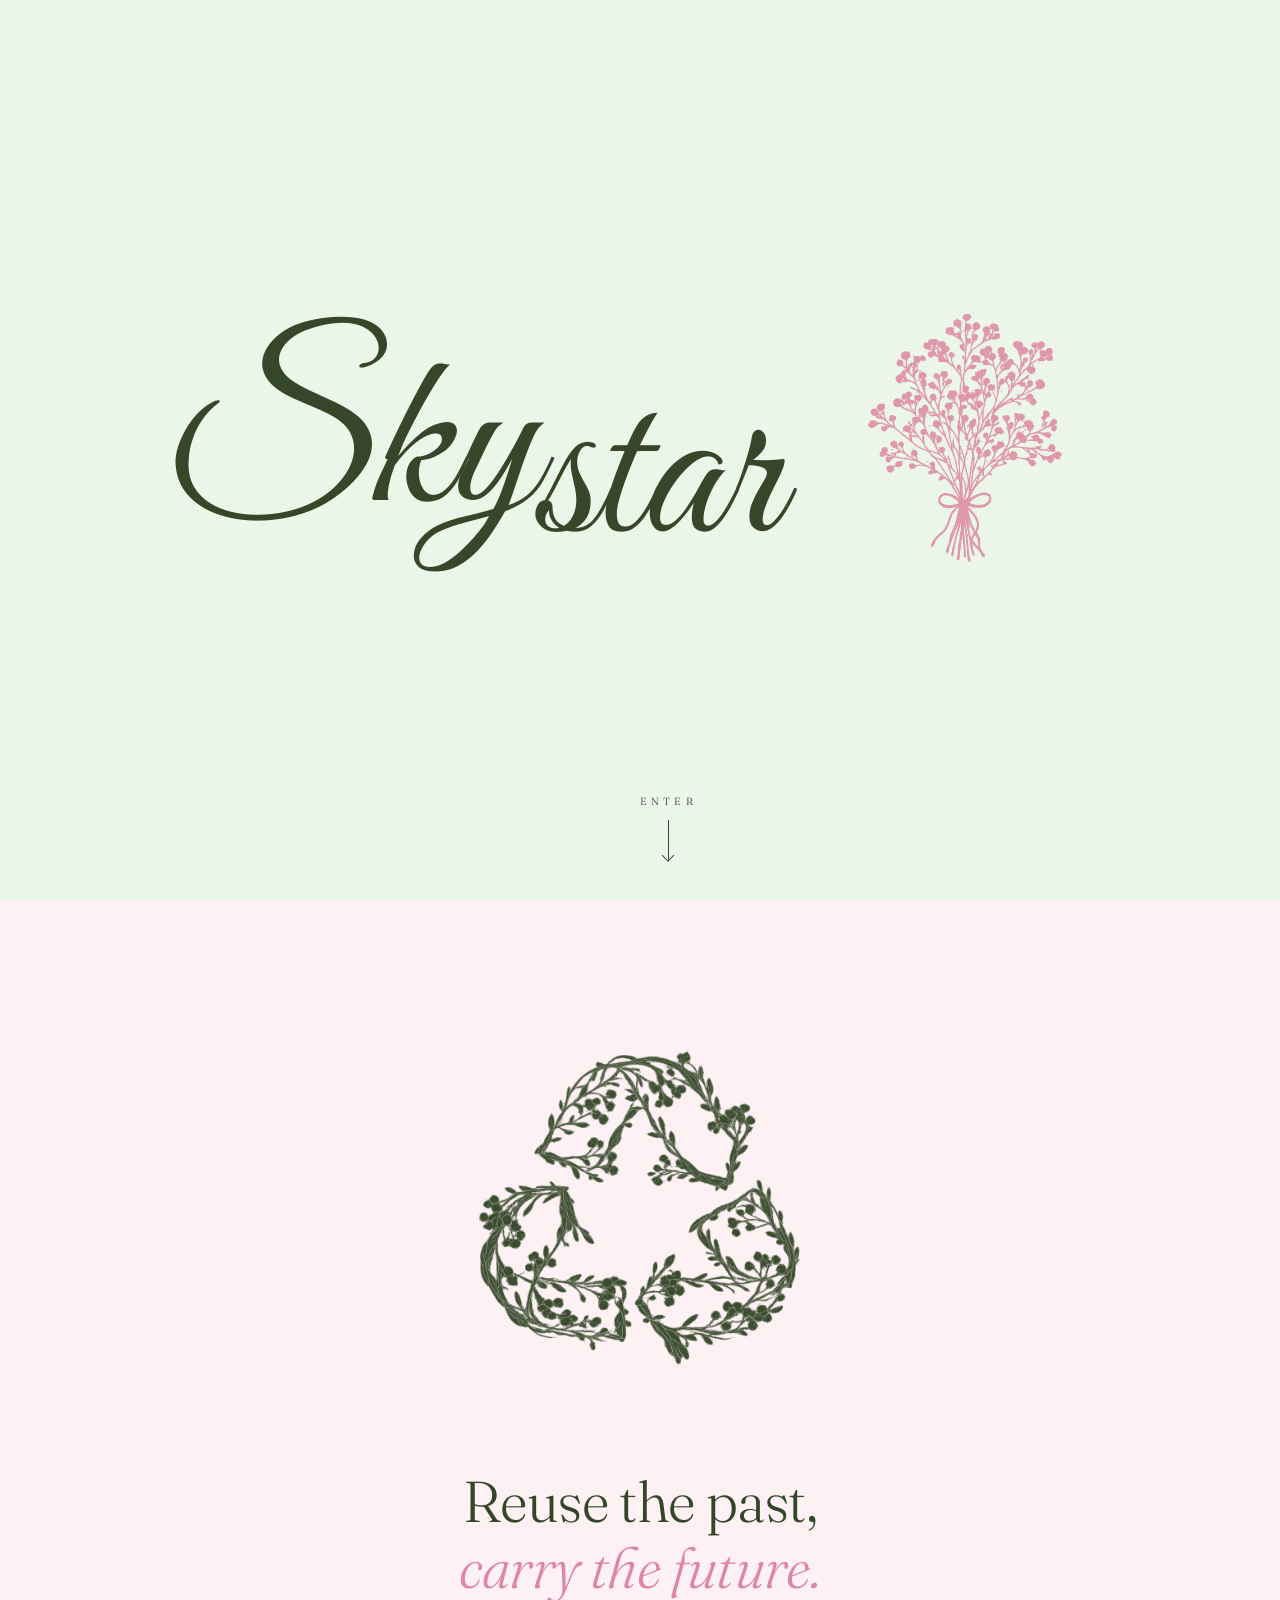
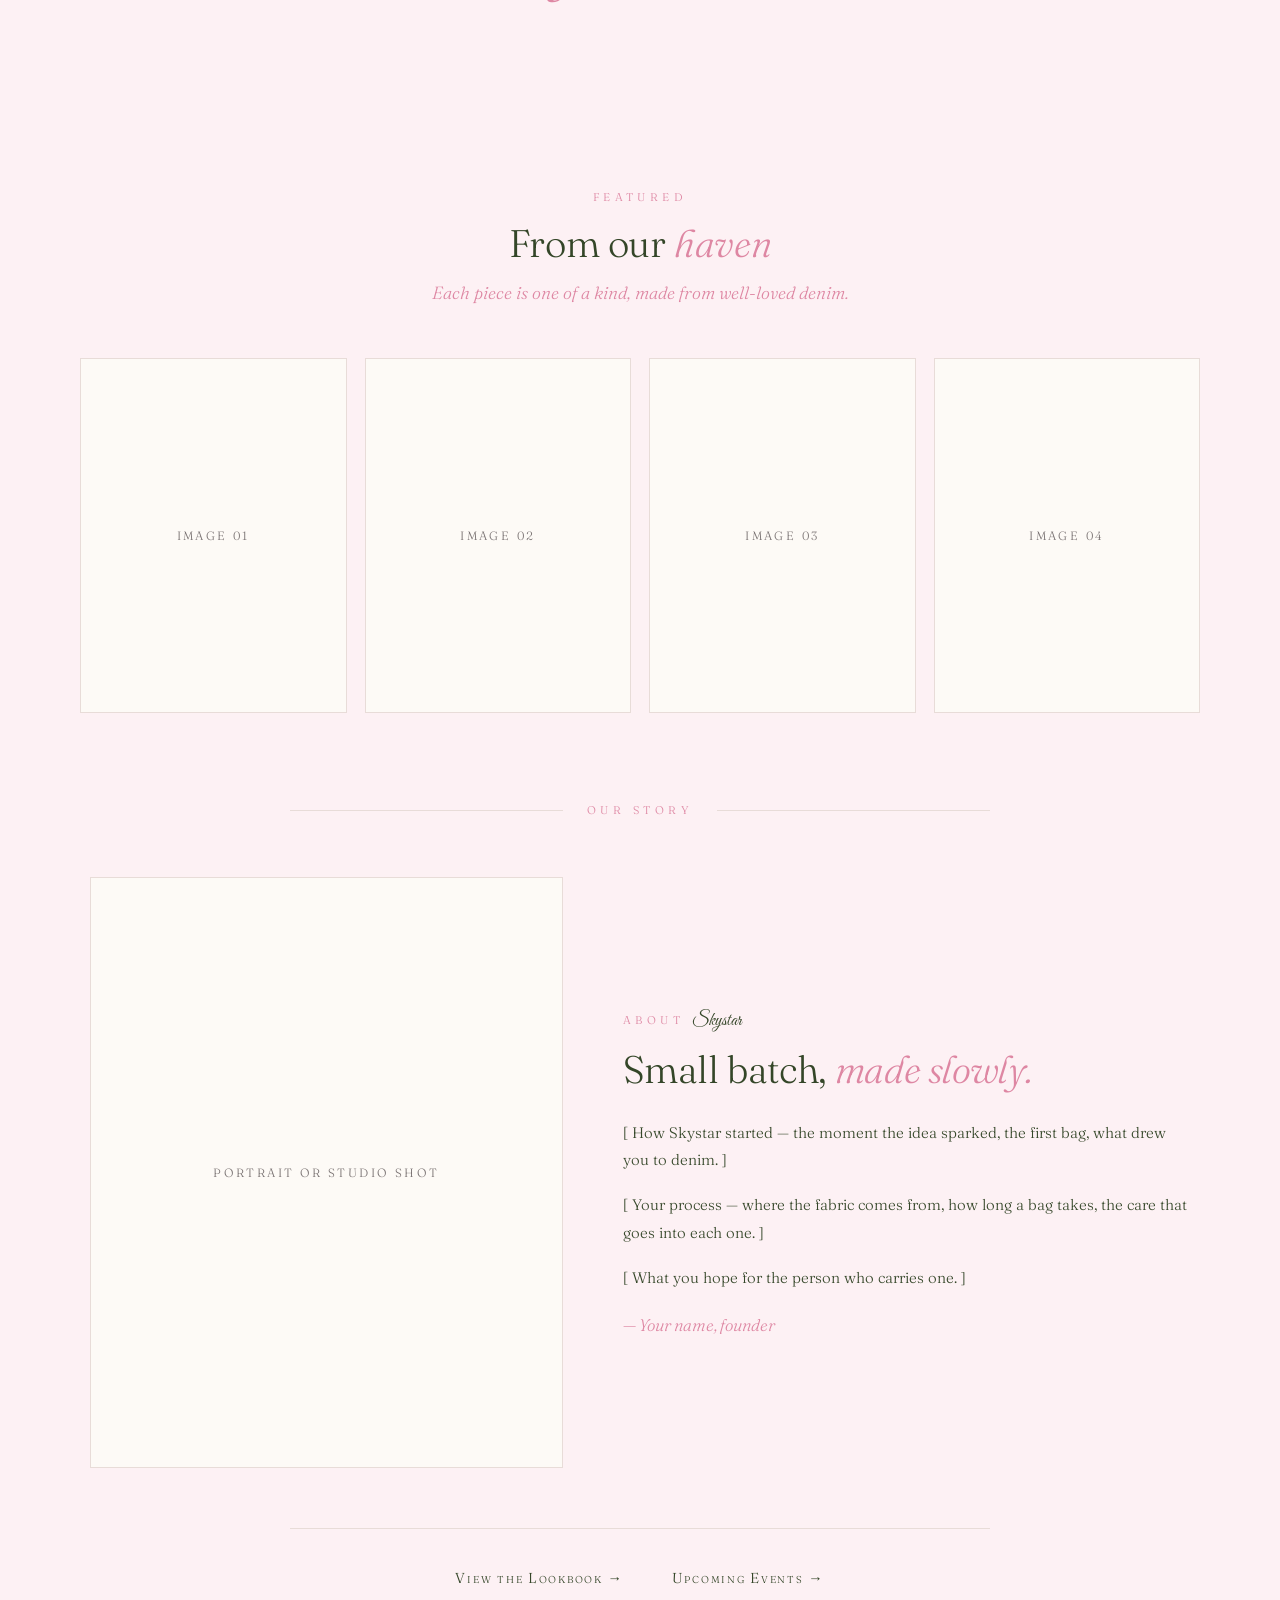
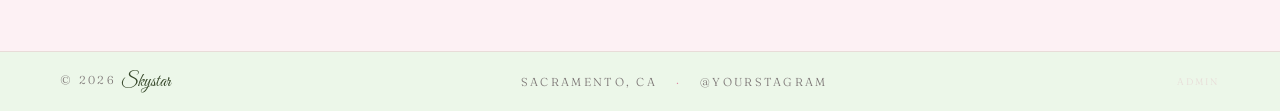
<file: index.html>
<!DOCTYPE html>
<html lang="en">
<head>
<meta charset="UTF-8">
<meta name="viewport" content="width=device-width, initial-scale=1.0">
<title>Skystar — Handmade</title>
<link rel="stylesheet" href="shared.css"> <!-- pulls in colors, fonts, header/footer styles -->
<style>
  /* smooth scrolling when clicking anchor links */
  html { scroll-behavior: smooth; }

  /* ── HEADER — fixed, transparent until brand arrives ── */
  header {
    position: fixed;
    top: 0; left: 0; right: 0;
    z-index: 100;
    background: transparent;
    border-bottom: 1px solid transparent;
    padding: 22px 40px;
    display: flex;
    justify-content: space-between;
    align-items: center;
    transition: background 0.5s ease, border-color 0.5s ease;
    pointer-events: none;
  }
  /* background bar fades in once brand is halfway to the corner */
  header.bg-in {
    background: var(--green-soft);
    border-bottom-color: var(--line);
    pointer-events: all;
  }

  /* the header's own text logo is hidden — the animated brand replaces it */
  header .logo-wrap { visibility: hidden; } /* keeps header height matching other pages */

  /* nav starts invisible, fades in once brand has landed in the corner */
  nav {
    opacity: 0;
    margin-left: auto; /* push nav to the right side of the header */
    transform: translateY(-6px);
    transition: opacity 0.4s ease, transform 0.4s ease;
  }
  header.nav-in nav {
    opacity: 1;
    transform: translateY(0);
  }


  /* ── Next pop-up banner (sits between splash and recycle-hero) ── */
  .next-popup-banner {
    display: none; /* shown by JS when an upcoming event exists */
    background: var(--green-soft);
    border-bottom: 1px solid var(--line);
    padding: 12px 40px;
    text-align: center;
  }
  .next-popup-banner a {
    font-size: 0.78rem;
    letter-spacing: 0.15em;
    text-transform: uppercase;
    color: var(--ink);
    text-decoration: none;
    transition: color 0.2s;
  }
  .next-popup-banner a:hover { color: var(--accent); }

  /* ── Mobile (≤ 768px): scale splash brand for smaller screens ── */
  @media (max-width: 768px) {
    .splash-brand { font-size: clamp(3.5rem, 16vw, 6rem); }
    .splash-flowers { width: clamp(160px, 24vw, 320px); height: clamp(160px, 24vw, 320px); }
  }

  /* ── Mobile (≤ 600px): stacked header — logo centered, nav centered below ── */
  @media (max-width: 600px) {
    header {
      flex-direction: column;
      justify-content: center;
      align-items: center;
      padding: 14px 20px 10px;
      min-height: unset;
      gap: 8px;
    }
    nav { margin-left: 0; }
  }

  /* ── Splash (the big green landing screen) ── */
  .splash {
    min-height: 100vh; /* fills the whole screen */
    background: var(--green);
    display: flex;
    flex-direction: column;
    align-items: center;
    justify-content: center;
    position: relative;
    padding: 40px 20px;
  }

  /* wrapper that holds the logo + flower side by side —
     position:fixed lets JS move it from the splash center to the header corner */
  .splash-brand-wrap {
    display: flex;
    align-items: center;
    gap: 28px;
    position: fixed;
    transform-origin: top left;
    z-index: 200; /* above the header bar */
  }

  /* the giant "Skystar" script text */
  .splash-brand {
    font-family: var(--script);
    font-size: clamp(6rem, 18vw, 14rem); /* scales with screen width */
    color: var(--ink);
    line-height: 1;
    display: inline-flex;
    align-items: flex-start;
  }
  /* nudges "star" down slightly so it sits lower than "Sky" */
  .splash-brand .star { position: relative; top: 0.14em; }

  /* the flower bouquet image to the right of the logo */
  .splash-flowers {
    width: clamp(160px, 24vw, 320px);
    height: clamp(160px, 24vw, 320px);
    object-fit: contain;
    opacity: 0.85;
  }

  /* the "Enter ↓" arrow at the bottom of the splash */
  .scroll-cue {
    position: absolute;
    bottom: 40px;
    left: 50%;
    transform: translateX(-50%);
    display: flex;
    flex-direction: column;
    align-items: center;
    gap: 12px;
    color: var(--ink);
    opacity: 0.6;
    animation: fadeIn 2s ease-out 0.8s both, bobble 2.5s ease-in-out infinite 2.5s;
    text-decoration: none;
    transition: opacity 0.3s;
  }
  .scroll-cue:hover { opacity: 0.95; }
  .scroll-cue.hidden { opacity: 0 !important; pointer-events: none; animation: none; }
  .scroll-cue .scroll-label { font-size: 0.65rem; letter-spacing: 0.4em; text-transform: uppercase; }
  .scroll-cue .scroll-arrow { width: 1px; height: 40px; background: var(--ink); position: relative; }
  /* the little diagonal tick at the bottom of the arrow line */
  .scroll-cue .scroll-arrow::after {
    content: '';
    position: absolute;
    bottom: 0;
    left: 50%;
    transform: translateX(-50%) rotate(45deg);
    width: 8px;
    height: 8px;
    border-right: 1px solid var(--ink);
    border-bottom: 1px solid var(--ink);
  }

  /* fades element in and slides it up slightly */
  @keyframes fadeIn {
    from { opacity: 0; transform: translateY(8px); }
    to   { opacity: 1; transform: translateY(0); }
  }
  /* makes the scroll arrow gently bounce up and down */
  @keyframes bobble {
    0%, 100% { transform: translateX(-50%) translateY(0); }
    50%       { transform: translateX(-50%) translateY(8px); }
  }

  /* ── Recycle section (big image + tagline below splash) ── */
  .recycle-hero {
    min-height: 90vh;
    background: var(--pink-soft);
    display: flex;
    flex-direction: column;
    align-items: center;
    justify-content: center;
    padding: 80px 40px;
    text-align: center;
  }
  /* square container that holds the recycle icon */
  .recycle-icon {
    width: clamp(280px, 38vw, 420px);
    height: clamp(280px, 38vw, 420px);
    margin-bottom: 40px;
    display: flex;
    align-items: center;
    justify-content: center;
  }
  .recycle-icon img {
    width: 100%;
    height: 100%;
    object-fit: contain;
  }
  /* the large "Reuse the past" quote */
  .recycle-tagline {
    font-weight: 300;
    font-size: clamp(2.2rem, 5vw, 3.6rem);
    line-height: 1.15;
    letter-spacing: -0.01em;
    max-width: 800px;
  }
  /* gold shimmer on the italic part of the tagline */
  .recycle-tagline em {
    font-style: italic;
    color: var(--accent);
  }

  /* ── Main content area (gallery + about) ── */
  .content { padding: 80px 80px 60px; background: var(--pink-soft); }

  /* centered intro text above the photo grid */
  .section-intro { text-align: center; margin-bottom: 50px; }
  .section-intro .eyebrow { margin-bottom: 18px; }
  .section-intro h2 { font-weight: 300; font-size: 2.4rem; line-height: 1.1; letter-spacing: -0.01em; }
  /* gold shimmer on italic words in section headings */
  .section-intro h2 em {
    font-style: italic;
    color: var(--accent);
  }
  .section-intro p { font-size: 1.1rem; font-style: italic; color: var(--accent); max-width: 480px; margin: 14px auto 0; line-height: 1.7; }

  /* 4-column photo grid (drops to 2 on mobile) */
  .gallery {
    display: grid;
    grid-template-columns: repeat(4, 1fr);
    gap: 18px;
    max-width: 1200px;
    margin: 0 auto 90px;
  }
  /* individual photo placeholder boxes */
  .photo {
    aspect-ratio: 3 / 4;
    background: var(--cream);
    border: 1px solid var(--line);
    display: flex;
    align-items: center;
    justify-content: center;
    color: var(--muted);
    font-size: 0.75rem;
    letter-spacing: 0.2em;
    text-transform: uppercase;
    overflow: hidden;
    transition: opacity 0.3s;
  }
  .photo:hover { opacity: 0.85; }

  /* horizontal rule with "Our Story" label in the middle */
  .divider-row { display: flex; align-items: center; gap: 24px; max-width: 700px; margin: 0 auto 60px; }
  .divider-row .line { flex: 1; height: 1px; background: var(--line); }
  .divider-row .mark { font-size: 0.7rem; letter-spacing: 0.4em; color: var(--accent); text-transform: uppercase; }

  /* side-by-side layout: photo on left, text on right */
  .about-grid {
    display: grid;
    grid-template-columns: 1fr 1.2fr;
    gap: 60px;
    max-width: 1100px;
    margin: 0 auto 40px;
    align-items: center;
  }
  /* placeholder box for the portrait/studio photo */
  .about-image {
    aspect-ratio: 4 / 5;
    background: var(--cream);
    border: 1px solid var(--line);
    display: flex;
    align-items: center;
    justify-content: center;
    color: var(--muted);
    font-size: 0.75rem;
    letter-spacing: 0.2em;
    text-transform: uppercase;
  }
  .about-content .eyebrow { margin-bottom: 16px; }
  .about-content h2 { font-weight: 300; font-size: 2.4rem; line-height: 1.1; margin-bottom: 28px; letter-spacing: -0.01em; }
  /* gold shimmer on italic words in the about heading */
  .about-content h2 em {
    font-style: italic;
    color: var(--accent);
  }
  .about-content p { font-size: 0.95rem; line-height: 1.8; margin-bottom: 18px; }
  /* the "— founder" sign-off line */
  .about-content .signoff { font-style: italic; color: var(--accent); margin-top: 24px; font-size: 1.05rem; }

  /* ── CTA row (sits below the about section, above the footer) ── */
  .cta-row {
    display: flex;
    justify-content: center;
    gap: 48px;
    max-width: 700px;
    margin: 60px auto 0;
    padding-top: 40px;
    border-top: 1px solid var(--line);
  }
  .cta-row a {
    font-variant: small-caps;
    font-size: 0.9rem;
    letter-spacing: 0.12em;
    color: var(--ink);
    text-decoration: none;
    padding-bottom: 3px;
    border-bottom: 1px solid transparent;
    transition: border-color 0.2s, color 0.2s;
  }
  .cta-row a:hover {
    border-bottom-color: var(--accent);
    color: var(--accent);
  }

  /* on smaller screens, stack everything vertically */
  @media (max-width: 900px) {
    header { padding: 16px 24px; }
    nav ul { gap: 18px; flex-wrap: wrap; justify-content: center; }
    .content { padding: 50px 24px; }
    .gallery { grid-template-columns: repeat(2, 1fr); margin-bottom: 60px; }
    .about-grid { grid-template-columns: 1fr; gap: 30px; }
    .about-content h2 { font-size: 1.8rem; }
    .section-intro h2 { font-size: 1.8rem; }
  }
</style>
</head>
<body>

<!-- full-screen green landing with the logo + flowers -->
<section class="splash">
  <div class="splash-brand-wrap" id="splashBrand">
    <div class="splash-brand"><span>Sky</span><span class="star">star</span></div>
    <img class="splash-flowers" src="flowers.png" alt="Floral bouquet">
  </div>
  <!-- animated arrow that nudges visitors to scroll down -->
  <a href="#site" class="scroll-cue" id="scrollCue" aria-label="Scroll to enter">
    <span class="scroll-label">Enter</span>
    <span class="scroll-arrow"></span>
  </a>
</section>

<!-- nav bar — fixed, fades in once you scroll past the splash -->
<header id="siteHeader">
  <div class="logo-wrap">
    <div class="logo">Skystar</div>
  </div>
  <nav>
    <ul>
      <li><a href="index.html" class="active">Home</a></li>
      <li><a href="inventory.html">Lookbook</a></li>
      <li><a href="popups.html">Events</a></li>
      <li><a href="interest.html">Request</a></li>
      <li><a href="contact.html">Contact</a></li>
    </ul>
  </nav>
</header>

<!-- next upcoming pop-up callout — populated by JS -->
<div class="next-popup-banner" id="nextPopupBanner">
  <a href="popups.html" id="nextPopupLink"></a>
</div>

<!-- big recycle icon + "Reuse the past" quote -->
<section class="recycle-hero" id="site">
  <div class="recycle-icon">
    <img src="recycle.png" alt="Floral recycle symbol">
  </div>
  <h1 class="recycle-tagline">Reuse the past,<br><em>carry the future.</em></h1>
</section>

<!-- gallery and about section -->
<main class="content">

  <!-- small label + heading above the photo grid -->
  <div class="section-intro">
    <div class="eyebrow">Featured</div>
    <h2 id="galleryHeading">From our <em>haven</em></h2>
    <p id="gallerySubtext">Each piece is one of a kind, made from well-loved denim.</p>
  </div>

  <!-- 4 product photo slots — skeleton shimmer while content loads -->
  <section class="gallery">
    <div class="photo skeleton-slab" id="galleryPhoto0"><span>Image 01</span></div>
    <div class="photo skeleton-slab" id="galleryPhoto1"><span>Image 02</span></div>
    <div class="photo skeleton-slab" id="galleryPhoto2"><span>Image 03</span></div>
    <div class="photo skeleton-slab" id="galleryPhoto3"><span>Image 04</span></div>
  </section>

  <!-- decorative line break between gallery and story -->
  <div class="divider-row">
    <div class="line"></div>
    <div class="mark">Our Story</div>
    <div class="line"></div>
  </div>

  <!-- about section: portrait photo on the left, text on the right -->
  <section class="about-grid">
    <div class="about-image" id="aboutImageWrap"><span>Portrait or studio shot</span></div>
    <div class="about-content">
      <div class="eyebrow">About <span class="script">Skystar</span></div>
      <h2 id="aboutHeading">Small batch, <em>made slowly.</em></h2>
      <p id="aboutParagraph1">[ How Skystar started — the moment the idea sparked, the first bag, what drew you to denim. ]</p>
      <p id="aboutParagraph2">[ Your process — where the fabric comes from, how long a bag takes, the care that goes into each one. ]</p>
      <p id="aboutParagraph3">[ What you hope for the person who carries one. ]</p>
      <div class="signoff" id="aboutSignoff">— Your name, founder</div>
    </div>
  </section>

  <div class="cta-row">
    <a href="inventory.html">View the Lookbook →</a>
    <a href="popups.html">Upcoming Events →</a>
  </div>
</main>

<footer>
  <div>© 2026 <span class="script">Skystar</span></div>
  <div><span id="footerCity">Sacramento, CA</span> <span class="divider">·</span> <span id="footerInstagram">@yourstagram</span></div>
  <a href="admin.html" style="font-size:0.6rem;letter-spacing:0.2em;color:var(--line);text-decoration:none;text-transform:uppercase;transition:color 0.2s;" onmouseover="this.style.color='var(--muted)'" onmouseout="this.style.color='var(--line)'">Admin</a>
</footer>

<script>
  // Force scroll to top on every page load so animation always plays from start
  history.scrollRestoration = 'manual';
  window.scrollTo(0, 0);

  const header    = document.getElementById('siteHeader');
  const brand     = document.getElementById('splashBrand');
  const scrollCue = document.getElementById('scrollCue');
  const splash    = document.querySelector('.splash');

  // Reset any stale inline styles the browser may have preserved from a
  // previous visit (e.g. navigating back), so the brand starts fresh.
  brand.style.position  = '';
  brand.style.top       = '';
  brand.style.left      = '';
  brand.style.transform = '';
  brand.style.opacity   = '1';


  // ── Next pop-up banner ───────────────────────────────────────────────────
  async function loadNextPopup() {
    try {
      const res    = await fetch('https://skystar-backend.onrender.com/api/events');
      const events = await res.json();
      const today  = new Date();
      today.setHours(0, 0, 0, 0);
      const upcoming = events
        .filter(function(e) { return new Date(e.date) >= today; })
        .sort(function(a, b) { return new Date(a.date) - new Date(b.date); });
      if (upcoming.length) {
        const next = upcoming[0];
        const d    = new Date(next.date);
        const fmt  = d.toLocaleDateString('en-US', { month: 'long', day: 'numeric' });
        document.getElementById('nextPopupLink').textContent = 'Next pop-up: ' + next.name + ' · ' + fmt;
        document.getElementById('nextPopupBanner').style.display = 'block';
      }
    } catch {}
  }
  loadNextPopup();

  // Final landing values — computed from the DOM so they always match
  // the real header layout on inventory/popups/etc.
  let FINAL_LEFT  = 60;
  let FINAL_TOP   = 22;
  let FINAL_SCALE = 0.2;

  let startLeft = 0;
  let startTop  = 0;
  let locked    = false; // once true, brand never moves regardless of scroll direction
  let siteFloor = 0;    // scroll position of #site — becomes the minimum scrollY after lock
  let snapping  = false; // true while the snap-back scroll is in flight

  function lerp(a, b, t) { return a + (b - a) * t; }

  // Ease-out cubic — fast start, gentle deceleration into the corner
  function easeOut(t) { return 1 - Math.pow(1 - Math.min(t, 1), 3); }

  function measureAll() {
    // ── Start position: brand centered in the viewport ──────────────────────
    // offsetWidth/Height are layout dimensions unaffected by CSS transforms
    startLeft = (window.innerWidth  - brand.offsetWidth)  / 2;
    startTop  = (window.innerHeight - brand.offsetHeight) / 2;

    // ── Final scale: splash text must render at exactly 2.8rem ──────────────
    // Use getComputedStyle on both the splash element and the document root so
    // the ratio stays correct at any viewport size or browser font setting.
    const splashFontPx = parseFloat(window.getComputedStyle(document.querySelector('.splash-brand')).fontSize);
    const rootFontPx   = parseFloat(window.getComputedStyle(document.documentElement).fontSize);
    FINAL_SCALE = (2.8 * rootFontPx) / splashFontPx;

    if (window.innerWidth < 600) {
      // Mobile stacked: center brand (logo + flowers) horizontally in the header
      FINAL_LEFT = (window.innerWidth - brand.offsetWidth * FINAL_SCALE) / 2;
      FINAL_TOP  = 14; // matches reduced mobile header padding-top
    } else {
      // Desktop: top-left corner, matching header padding
      FINAL_LEFT = 40;
      FINAL_TOP  = 22;
    }
  }

  function applyBrand(progress) {
    const e = easeOut(progress);
    brand.style.left      = lerp(startLeft, FINAL_LEFT,  e) + 'px';
    brand.style.top       = lerp(startTop,  FINAL_TOP,   e) + 'px';
    brand.style.transform = 'scale(' + lerp(1, FINAL_SCALE, e) + ')';
  }

  function onScroll() {
    const progress = Math.min(window.scrollY / splash.offsetHeight, 1);

    if (!locked) {
      applyBrand(progress);
      // Once the animation completes, snap to the exact computed position
      // and lock — the brand never moves again even if the user scrolls back up.
      if (progress >= 1) {
        brand.style.left      = FINAL_LEFT  + 'px';
        brand.style.top       = FINAL_TOP   + 'px';
        brand.style.transform = 'scale(' + FINAL_SCALE + ')';
        var bannerEl  = document.getElementById('nextPopupBanner');
        var siteEl    = document.getElementById('site');
        var headerH   = header.offsetHeight;
        var targetEl  = (window.getComputedStyle(bannerEl).display !== 'none') ? bannerEl : siteEl;
        // Subtract header height so the target section's top edge lands just
        // below the fixed header rather than behind it.
        siteFloor = targetEl.offsetTop - headerH;
        console.log('[Skystar] nextPopupBanner.offsetTop:', bannerEl.offsetTop);
        console.log('[Skystar] siteFloor (scroll lock minimum):', siteFloor, '— difference:', siteFloor - bannerEl.offsetTop);
        locked   = true;
        // User is currently at bannerEl.offsetTop (progress just hit 1).
        // Snap them back up by headerH so the banner is visible below the header.
        snapping = true;
        window.scrollTo({ top: siteFloor, behavior: 'smooth' });
        setTimeout(function() { snapping = false; }, 600);
      }
    }

    // Header background bar appears once brand is halfway to the corner
    header.classList.toggle('bg-in',  progress > 0.5);
    // Nav links fade in once brand has nearly reached its final position
    header.classList.toggle('nav-in', progress > 0.85);
    // Hide the scroll cue as soon as the user starts scrolling
    scrollCue.classList.toggle('hidden', window.scrollY > 30);
    // Once locked, the splash is gone — clamp scrollY so it can never reappear
    if (locked && !snapping && window.scrollY < siteFloor) {
      snapping = true;
      window.scrollTo({ top: siteFloor, behavior: 'smooth' });
      setTimeout(function() { snapping = false; }, 500);
    }
  }

  window.addEventListener('scroll', onScroll, { passive: true });

  window.addEventListener('resize', function() {
    locked = false;
    measureAll();
    onScroll();
  });

  document.fonts.ready.then(function() {
    measureAll();
    onScroll();
  });

  // ── Home content — fetch from CMS and populate the page ─────────────────
  async function loadHomeContent() {
    try {
      const res = await fetch('https://skystar-backend.onrender.com/api/home');
      if (!res.ok) throw new Error('non-200');
      const d = await res.json();

      // Gallery heading: "Plain <em>italic</em>"
      var gHead = document.getElementById('galleryHeading');
      if (gHead && (d.galleryHeadingPlain || d.galleryHeadingItalic)) {
        gHead.innerHTML = (d.galleryHeadingPlain || '') + ' <em>' + (d.galleryHeadingItalic || '') + '</em>';
      }

      // Gallery subtext
      var gSub = document.getElementById('gallerySubtext');
      if (gSub && d.gallerySubtext) gSub.textContent = d.gallerySubtext;

      // Gallery images — remove skeleton, show photo or numbered placeholder
      var images = Array.isArray(d.galleryImages) ? d.galleryImages : [];
      for (var i = 0; i < 4; i++) {
        var slot = document.getElementById('galleryPhoto' + i);
        if (!slot) continue;
        slot.classList.remove('skeleton-slab');
        var img = images[i];
        if (img && img.url) {
          slot.innerHTML = '<img src="' + img.url + '" alt="' + (img.alt || 'Gallery photo ' + (i + 1)) + '" style="width:100%;height:100%;object-fit:cover;">';
        } else {
          slot.innerHTML = '<span>Image ' + String(i + 1).padStart(2, '0') + '</span>';
        }
      }

      // About heading: "Plain <em>italic</em>"
      var aHead = document.getElementById('aboutHeading');
      if (aHead && (d.aboutHeadingPlain || d.aboutHeadingItalic)) {
        aHead.innerHTML = (d.aboutHeadingPlain || '') + ' <em>' + (d.aboutHeadingItalic || '') + '</em>';
      }

      // About paragraphs — hide empty ones so layout doesn't have gaps
      ['aboutParagraph1', 'aboutParagraph2', 'aboutParagraph3'].forEach(function(key) {
        var el = document.getElementById(key);
        if (!el) return;
        if (d[key]) {
          el.textContent = d[key];
          el.style.display = '';
        } else {
          el.style.display = 'none';
        }
      });

      // About signoff
      var signoff = document.getElementById('aboutSignoff');
      if (signoff && d.aboutSignoff) signoff.textContent = d.aboutSignoff;

      // About portrait — swap placeholder div for the real image
      var imgWrap = document.getElementById('aboutImageWrap');
      if (imgWrap && d.aboutImage) {
        imgWrap.innerHTML = '<img src="' + d.aboutImage + '" alt="Portrait" style="width:100%;height:100%;object-fit:cover;">';
      }

      // Footer
      var fCity = document.getElementById('footerCity');
      if (fCity && d.footerCity) fCity.textContent = d.footerCity;
      var fInsta = document.getElementById('footerInstagram');
      if (fInsta && d.footerInstagram) fInsta.textContent = d.footerInstagram;

    } catch (e) {
      // Fetch failed — remove skeletons so placeholder text shows cleanly
      for (var i = 0; i < 4; i++) {
        var slot = document.getElementById('galleryPhoto' + i);
        if (slot) slot.classList.remove('skeleton-slab');
      }
    }
  }

  loadHomeContent();
</script>

</body>
</html>
</file>
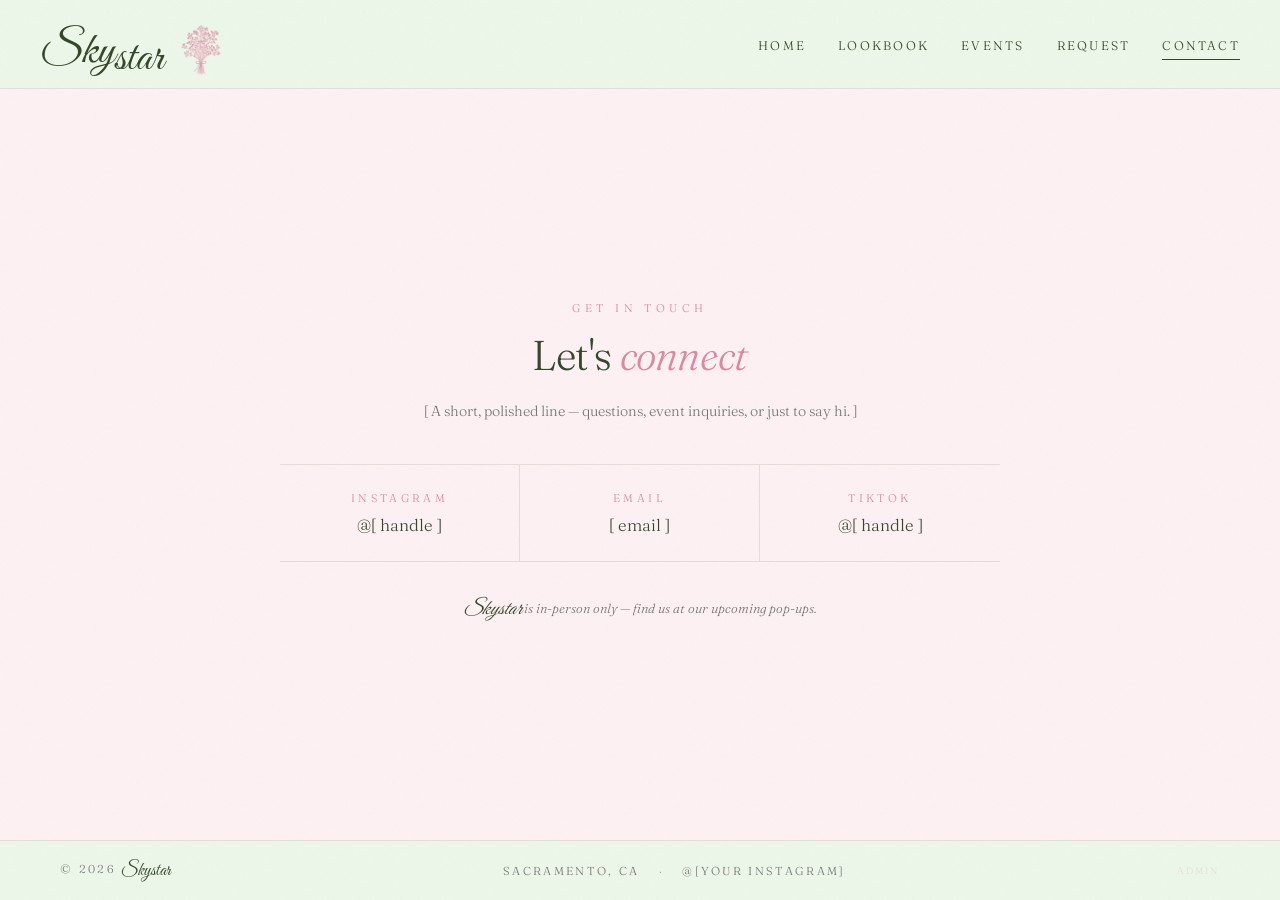
<file: contact.html>
<!DOCTYPE html>
<html lang="en">
<head>
<meta charset="UTF-8">
<meta name="viewport" content="width=device-width, initial-scale=1.0">
<title>Contact — Skystar</title>
<link rel="stylesheet" href="shared.css"> <!-- shared colors, fonts, header/footer -->
<style>
  /* locks the page to the screen so it doesn't scroll past the footer */
  html, body { height: 100%; overflow: hidden; }
  body { display: flex; flex-direction: column; }

  /* centers the contact card vertically and horizontally */
  main {
    flex: 1;
    overflow-y: auto;
    padding: 50px 60px;
    display: flex;
    align-items: center;
    justify-content: center;
  }

  /* the white/centered container that holds all the contact content */
  .contact-wrap { max-width: 720px; width: 100%; text-align: center; }
  .contact-wrap h1 { font-weight: 300; font-size: 2.6rem; margin-bottom: 18px; letter-spacing: -0.01em; }
  /* gold shimmer on the italic word in the heading */
  .contact-wrap h1 em { font-style: italic; color: var(--accent); }
  /* the short intro sentence below the heading */
  .contact-wrap .lead { font-size: 0.9rem; color: var(--muted); line-height: 1.7; max-width: 500px; margin: 0 auto 40px; }

  /* 3-column row: Instagram | Email | TikTok */
  .contact-grid {
    display: grid;
    grid-template-columns: repeat(3, 1fr);
    border-top: 1px solid var(--line);
    border-bottom: 1px solid var(--line);
  }
  /* each platform cell */
  .contact-item { padding: 26px 18px; border-right: 1px solid var(--line); text-align: center; }
  .contact-item:last-child { border-right: none; } /* no right border on the last cell */

  /* the small label above each link (e.g. "Instagram") */
  .contact-item .label { font-size: 0.7rem; letter-spacing: 0.3em; color: var(--accent); text-transform: uppercase; margin-bottom: 10px; }

  /* the clickable handle/email link */
  .contact-item a { color: var(--ink); text-decoration: none; font-size: 1.05rem; transition: color 0.2s; }
  .contact-item a:hover { color: var(--accent); } /* turns gold on hover */

  /* the italic note at the bottom ("in-person only") */
  .order-note { margin-top: 30px; font-size: 0.82rem; color: var(--muted); line-height: 1.7; font-style: italic; }

  /* on mobile, stack the three contact cells vertically instead of side by side */
  @media (max-width: 900px) {
    main { padding: 30px 24px; }
    .contact-wrap h1 { font-size: 1.8rem; }
    .contact-grid { grid-template-columns: 1fr; }
    .contact-item { border-right: none; border-bottom: 1px solid var(--line); }
    .contact-item:last-child { border-bottom: none; }
  }
</style>
</head>
<body>

<!-- nav bar -->
<header>
  <div class="logo-row">
    <div class="logo">Sky<span class="star">star</span></div>
    <img class="header-flower" src="flowers.png" alt="Floral bouquet">
  </div>
  <nav>
    <ul>
      <li><a href="index.html">Home</a></li>
      <li><a href="inventory.html">Lookbook</a></li>
      <li><a href="popups.html">Events</a></li>
      <li><a href="interest.html">Request</a></li>
      <li><a href="contact.html" class="active">Contact</a></li>
    </ul>
  </nav>
</header>

<main>
  <div class="contact-wrap">
    <div class="eyebrow">Get in Touch</div>
    <h1>Let's <em>connect</em></h1>
    <!-- replace with a real one or two sentence welcome line -->
    <p class="lead">[ A short, polished line — questions, event inquiries, or just to say hi. ]</p>

    <!-- three contact platform cells — update the href and handle text for each -->
    <div class="contact-grid">
      <div class="contact-item">
        <div class="label">Instagram</div>
        <a href="https://instagram.com/YourInstagram">@[ handle ]</a>
      </div>
      <div class="contact-item">
        <div class="label">Email</div>
        <a href="mailto:[email protected]">[ email ]</a>
      </div>
      <div class="contact-item">
        <div class="label">TikTok</div>
        <a href="https://tiktok.com/@YourTikTok">@[ handle ]</a>
      </div>
    </div>

    <!-- reminder that there's no online shop -->
    <p class="order-note"><span class="script">Skystar</span> is in-person only — find us at our upcoming pop-ups.</p>
  </div>
</main>

<footer>
  <div>© 2026 <span class="script">Skystar</span></div>
  <div>Sacramento, CA <span class="divider">·</span> @[your instagram]</div>
  <a href="admin.html" style="font-size:0.6rem;letter-spacing:0.2em;color:var(--line);text-decoration:none;text-transform:uppercase;transition:color 0.2s;" onmouseover="this.style.color='var(--muted)'" onmouseout="this.style.color='var(--line)'">Admin</a>
</footer>

</body>
</html>
</file>
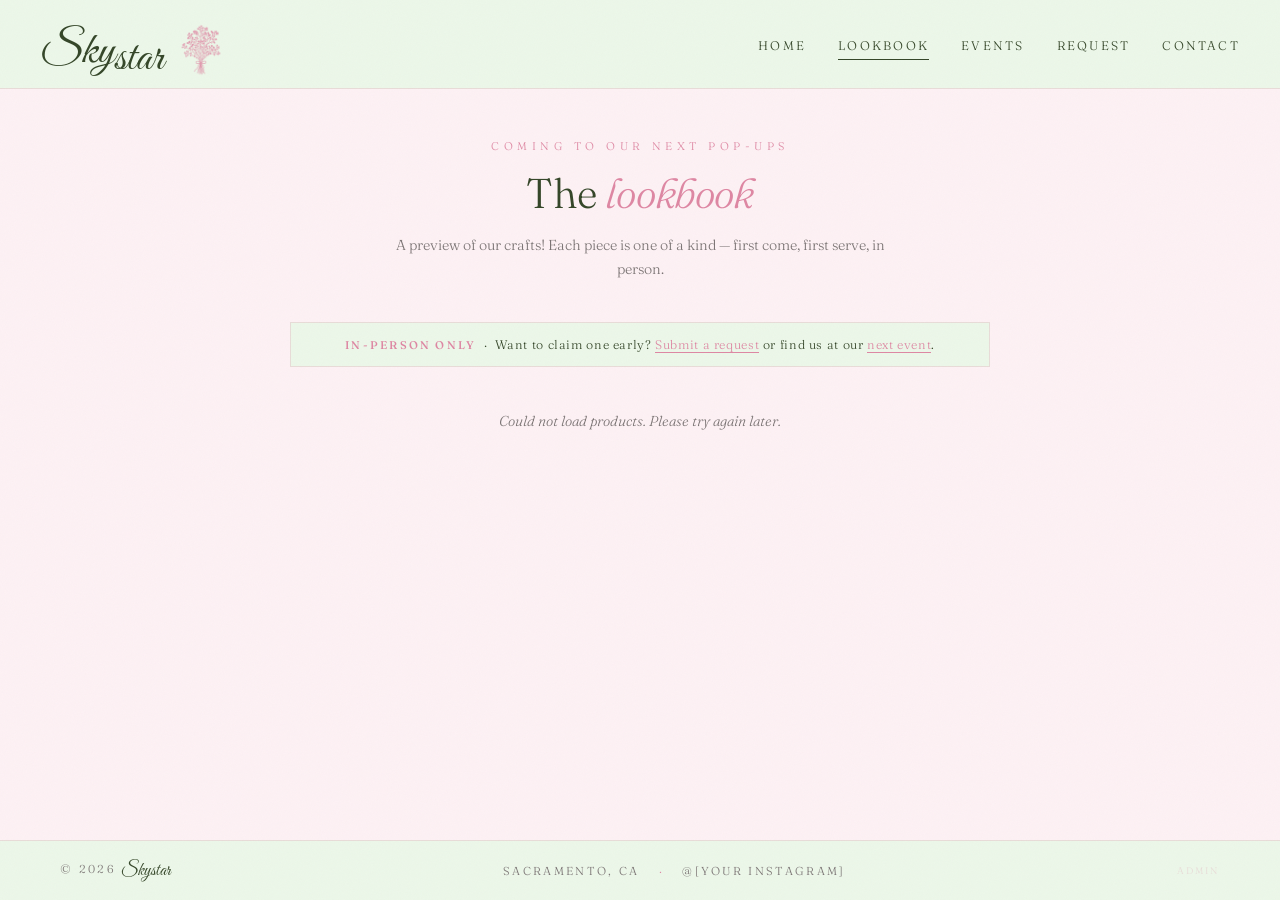
<file: inventory.html>
<!DOCTYPE html>
<html lang="en">
<head>
<meta charset="UTF-8">
<meta name="viewport" content="width=device-width, initial-scale=1.0">
<title>Lookbook — Skystar</title>
<link rel="stylesheet" href="shared.css"> <!-- shared colors, fonts, header/footer -->
<style>
  /* locks the page height so only the product grid scrolls */
  html, body { height: 100%; overflow: hidden; }
  body { display: flex; flex-direction: column; }

  /* scrollable content area between header and footer */
  main { flex: 1; overflow-y: auto; padding: 50px 60px; }

  /* small green notice box at the top explaining this is in-person only */
  .info-banner {
    max-width: 700px;
    margin: 0 auto 45px;
    padding: 14px 22px;
    background: var(--green-soft);
    border: 1px solid var(--line);
    text-align: center;
    font-size: 0.78rem;
    color: var(--ink);
    letter-spacing: 0.05em;
  }
  .info-banner strong { font-weight: 500; text-transform: uppercase; letter-spacing: 0.2em; color: var(--accent); font-size: 0.7rem; }
  .info-banner a { color: var(--accent); text-decoration: none; border-bottom: 1px solid var(--accent); }

  /* 3-column grid of bag cards (drops to 2 on tablet, 1 on phone) */
  .shop-grid { display: grid; grid-template-columns: repeat(3, 1fr); gap: 36px 28px; max-width: 1200px; margin: 0 auto; }

  /* individual bag card */
  .product { display: flex; flex-direction: column; position: relative; transition: transform 0.3s ease; }

  /* the photo box at the top of each card */
  .product .img-area {
    aspect-ratio: 4 / 5;      /* portrait rectangle */
    background: var(--cream);
    border: 1px solid var(--line);
    display: flex;
    align-items: center;
    justify-content: center;
    color: var(--muted);
    font-size: 0.72rem;
    letter-spacing: 0.2em;
    text-transform: uppercase;
    margin-bottom: 16px;
    overflow: hidden;
    transition: opacity 0.25s;
    position: relative;
  }
  /* lift + shadow on hover — feels physical, like picking up the bag */
  .product:hover { transform: translateY(-4px); }
  .product:hover .img-area { box-shadow: 0 12px 40px rgba(28, 51, 24, 0.12); }

  /* "Available" or "Sold" badge overlaid on the top-left of the photo */
  .status-tag {
    position: absolute;
    top: 12px;
    left: 12px;
    background: var(--pink-soft);
    color: var(--ink);
    font-size: 0.6rem;
    letter-spacing: 0.25em;
    text-transform: uppercase;
    padding: 5px 10px;
    border: 1px solid var(--ink);
  }
  /* inverts the badge colors when a bag is sold */
  .status-tag.sold { background: var(--ink); color: var(--pink-soft); }

  /* bag name */
  .product h2 { font-weight: 400; font-size: 1.2rem; margin-bottom: 4px; }

  /* style type on the left, price on the right */
  .product .meta { display: flex; justify-content: space-between; align-items: center; margin-bottom: 8px; font-size: 0.8rem; color: var(--muted); }
  .product .price { color: var(--ink); font-weight: 400; }

  /* short bag description */
  .product .desc { font-size: 0.85rem; color: var(--muted); line-height: 1.6; margin-bottom: 16px; }

  /* "At · [Event Name]" line at the bottom of each card */
  .product .available-at { font-size: 0.72rem; letter-spacing: 0.15em; text-transform: uppercase; color: var(--accent); padding-top: 12px; border-top: 1px solid var(--line); }

  /* tablet: 2 columns */
  @media (max-width: 900px) {
    main { padding: 30px 24px; }
    .shop-grid { grid-template-columns: repeat(2, 1fr); gap: 24px 16px; }
  }
  /* phone: single column */
  @media (max-width: 520px) { .shop-grid { grid-template-columns: 1fr; } }
</style>
</head>
<body>

<!-- nav bar -->
<header>
  <div class="logo-row">
    <div class="logo">Sky<span class="star">star</span></div>
    <img class="header-flower" src="flowers.png" alt="Floral bouquet">
  </div>
  <nav>
    <ul>
      <li><a href="index.html">Home</a></li>
      <li><a href="inventory.html" class="active">Lookbook</a></li>
      <li><a href="popups.html">Events</a></li>
      <li><a href="interest.html">Request</a></li>
      <li><a href="contact.html">Contact</a></li>
    </ul>
  </nav>
</header>

<main>
  <!-- page title -->
  <div class="page-header">
    <div class="eyebrow">Coming to Our Next Pop-Ups</div>
    <h1>The <em>lookbook</em></h1>
    <p>A preview of our crafts! Each piece is one of a kind — first come, first serve, in person.</p>
  </div>

  <!-- notice banner linking to the request and events pages -->
  <div class="info-banner">
    <strong>In-person only</strong> &nbsp;·&nbsp; Want to claim one early? <a href="interest.html">Submit a request</a> or find us at our <a href="popups.html">next event</a>.
  </div>

  <!-- product cards are injected here by the script below -->
  <div class="shop-grid" id="productsGrid"></div>
</main>

<footer>
  <div>© 2026 <span class="script">Skystar</span></div>
  <div>Sacramento, CA <span class="divider">·</span> @[your instagram]</div>
  <a href="admin.html" style="font-size:0.6rem;letter-spacing:0.2em;color:var(--line);text-decoration:none;text-transform:uppercase;transition:color 0.2s;" onmouseover="this.style.color='var(--muted)'" onmouseout="this.style.color='var(--line)'">Admin</a>
</footer>


<script>
  const grid = document.getElementById('productsGrid');

  async function loadProducts() {
    try {
      const res = await fetch('https://skystar-backend.onrender.com/api/products');
      const products = await res.json();

      if (!products.length) {
        grid.innerHTML = '<p style="color:var(--muted);font-style:italic;font-size:0.9rem;grid-column:1/-1;text-align:center;">No products available yet. Check back soon.</p>';
        return;
      }

      products.forEach(function(p) {
        const isSold = p.status === 'sold';

        const imgContent = p.imageUrl
          ? '<img src="' + p.imageUrl + '" alt="' + p.name + '" style="width:100%;height:100%;object-fit:cover;">' 
          : '<span>Photo</span>';

        const availableAt = isSold
          ? 'Found a home ✦'
          : 'At · ' + (p.event || 'Next Event');

        const card = document.createElement('div');
        card.className = 'product';
        card.innerHTML =
          '<div class="img-area">' +
            '<div class="status-tag' + (isSold ? ' sold' : '') + '">' + (isSold ? 'Sold' : 'Available') + '</div>' +
            imgContent +
          '</div>' +
          '<h2>' + p.name + '</h2>' +
          '<div class="meta">' +
            '<span>' + (p.style || '') + '</span>' +
            '<span class="price">$' + p.price + '</span>' +
          '</div>' +
          '<p class="desc">' + (p.description || '') + '</p>' +
          '<div class="available-at">' + availableAt + '</div>';

        grid.appendChild(card);
      });

    } catch (err) {
      grid.innerHTML = '<p style="color:var(--muted);font-style:italic;font-size:0.9rem;grid-column:1/-1;text-align:center;">Could not load products. Please try again later.</p>';
    }
  }

  loadProducts();
</script>
</body>
</html>
</file>
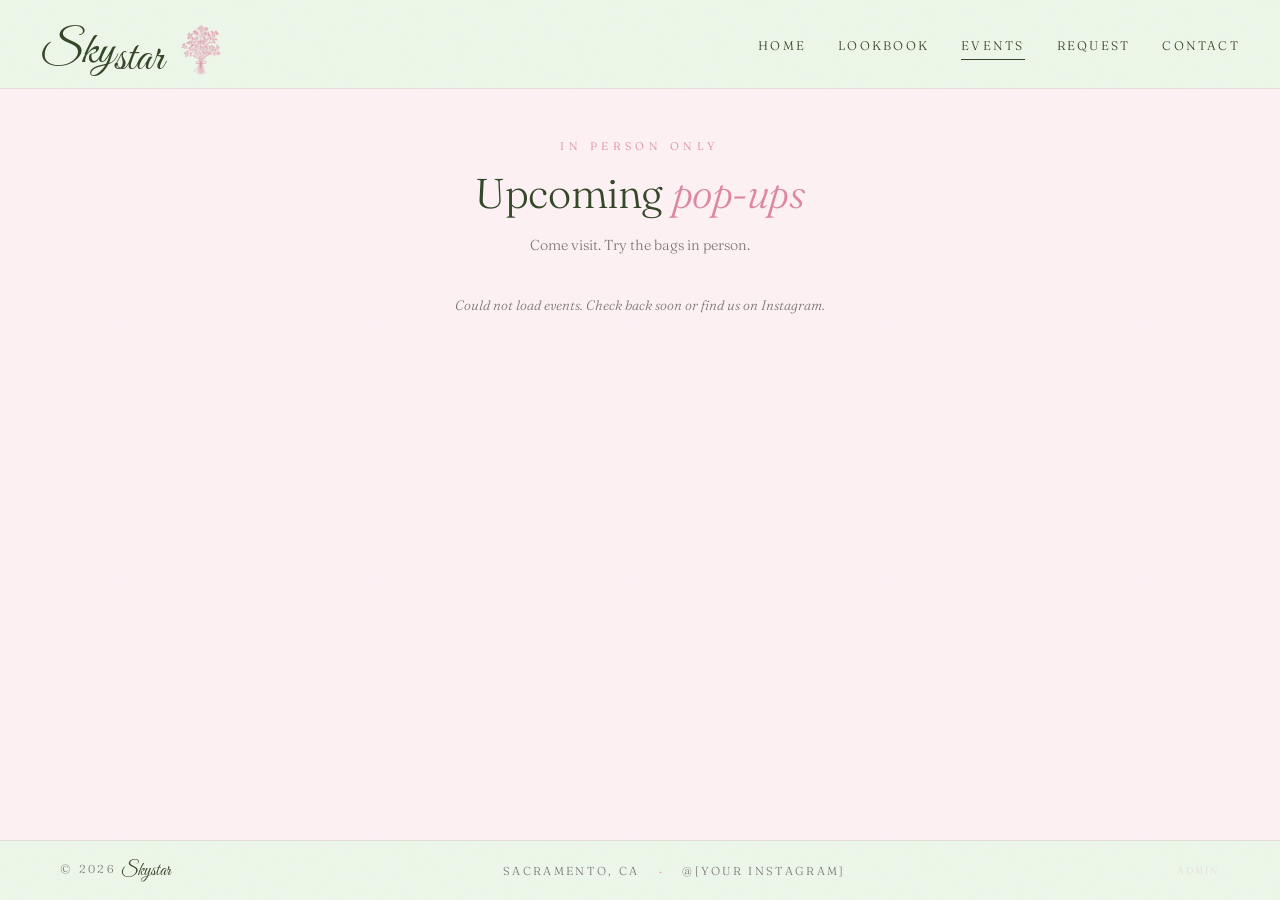
<file: popups.html>
<!DOCTYPE html>
<html lang="en">
<head>
<meta charset="UTF-8">
<meta name="viewport" content="width=device-width, initial-scale=1.0">
<title>Events — Skystar</title>
<link rel="stylesheet" href="shared.css"> <!-- shared colors, fonts, header/footer -->
<style>
  /* locks the page to the screen height so only the event list scrolls */
  html, body { height: 100%; overflow: hidden; }
  body { display: flex; flex-direction: column; }

  /* the scrollable content area between header and footer */
  main { flex: 1; overflow-y: auto; padding: 50px 60px; }

  /* centers and caps the width of the event list */
  .events-list { max-width: 800px; margin: 0 auto; }

  /* each individual event row — 2 columns: date | details */
  .event {
    display: grid;
    grid-template-columns: 90px 1fr;
    gap: 32px;
    align-items: center;
    padding: 26px 0;
    border-top: 1px solid var(--line);
  }
  /* adds a bottom border to the very last event */
  .event:last-child { border-bottom: 1px solid var(--line); }

  /* the date block on the left (month + day number) */
  .event .date { text-align: center; }
  .event .date .month { font-size: 0.7rem; letter-spacing: 0.3em; color: var(--accent); text-transform: uppercase; margin-bottom: 4px; }
  .event .date .day { font-weight: 300; font-size: 2.4rem; line-height: 1; }

  /* event name and location/time details */
  .event h3 { font-weight: 400; font-size: 1.25rem; margin-bottom: 6px; }
  .event .details { font-size: 0.85rem; color: var(--muted); line-height: 1.5; }
  .event .details .sep { margin: 0 8px; color: var(--line); } /* the · dot between venue and time */

  /* shown when there are no upcoming events */
  .empty-note { text-align: center; font-style: italic; color: var(--muted); margin-top: 30px; font-size: 0.85rem; }

  @media (max-width: 900px) {
    main { padding: 30px 24px; }
    .event { grid-template-columns: 70px 1fr; gap: 18px; }
  }
</style>
</head>
<body>

<!-- nav bar -->
<header>
  <div class="logo-row">
    <div class="logo">Sky<span class="star">star</span></div>
    <img class="header-flower" src="flowers.png" alt="Floral bouquet">
  </div>
  <nav>
    <ul>
      <li><a href="index.html">Home</a></li>
      <li><a href="inventory.html">Lookbook</a></li>
      <li><a href="popups.html" class="active">Events</a></li>
      <li><a href="interest.html">Request</a></li>
      <li><a href="contact.html">Contact</a></li>
    </ul>
  </nav>
</header>

<main>
  <!-- page title -->
  <div class="page-header">
    <div class="eyebrow">In Person Only</div>
    <h1>Upcoming <em>pop-ups</em></h1>
    <p>Come visit. Try the bags in person.</p>
  </div>

  <!-- event rows are injected here by the script below -->
  <div class="events-list" id="eventsList"></div>

  <!-- shown when the API returns no events, or on error -->
  <p class="empty-note" id="emptyNote">More dates announced on Instagram.</p>
</main>

<footer>
  <div>© 2026 <span class="script">Skystar</span></div>
  <div>Sacramento, CA <span class="divider">·</span> @[your instagram]</div>
  <a href="admin.html" style="font-size:0.6rem;letter-spacing:0.2em;color:var(--line);text-decoration:none;text-transform:uppercase;transition:color 0.2s;" onmouseover="this.style.color='var(--muted)'" onmouseout="this.style.color='var(--line)'">Admin</a>
</footer>

<script>
  const list      = document.getElementById('eventsList');
  const emptyNote = document.getElementById('emptyNote');

  /* hide the empty note by default — show it only if there's nothing to display */
  emptyNote.style.display = 'none';

  async function loadEvents() {
    try {
      const res = await fetch('https://skystar-backend.onrender.com/api/events');
      const events = await res.json();

      if (!events.length) {
        emptyNote.style.display = 'block';
        return;
      }

      events.forEach(function(ev) {
        /* parse the date field to extract a short month name and numeric day */
        const d     = new Date(ev.date);
        const month = d.toLocaleDateString('en-US', { month: 'short' }).toUpperCase();
        const day   = d.getDate();

        const row = document.createElement('div');
        row.className = 'event';
        row.innerHTML =
          '<div class="date">' +
            '<div class="month">' + month + '</div>' +
            '<div class="day">'   + day   + '</div>' +
          '</div>' +
          '<div>' +
            '<h3>' + ev.name + '</h3>' +
            '<div class="details">' + ev.venue +
              ' <span class="sep">·</span> ' + ev.startTime + ' – ' + ev.endTime +
            '</div>' +
          '</div>';

        list.appendChild(row);
      });

    } catch (err) {
      /* network or parse error — fall back to the empty note */
      emptyNote.textContent  = 'Could not load events. Check back soon or find us on Instagram.';
      emptyNote.style.display = 'block';
    }
  }

  loadEvents();
</script>

</body>
</html>
</file>
<file: shared.css>
/* pulls in the "Great Vibes" cursive font from Google */
@import url('https://fonts.googleapis.com/css2?family=Fraunces:ital,wght@0,300;0,400;0,500;1,300;1,400;1,500&family=Great+Vibes&display=swap');

/* ── Global color + font variables ──
   Change a value here and it updates everywhere on the site */
:root {
  --pink: #fad7ea;          /* bright pink (reserved) */
  --pink-soft: #fdf1f4;     /* very light pink — main page background */
  --green: #ecf7e9;         /* soft green — used for splash + header/footer */
  --green-soft: #ecf7e9;
  --green-deep: #2D4A26;    /* deep forest green — power moments */
  --green-mid: #c4debc;     /* mid sage green — borders in green zones */
  --green-ink: #1C3318;     /* near-black green — high-contrast moments */
  --pink-mid: #f5c5d8;      /* mid pink — card borders, accents */
  --cream: #fdfaf6;         /* off-white — used for cards and photo placeholders */
  --ink: #344628;           /* dark green — main text color */
  --muted: #7a7373;         /* grey — secondary/caption text */
  --line: #e8dcd8;          /* dusty rose — borders and dividers */
  --accent: #de87a3;        /* dusty rose — used for labels, highlights */
  --script: 'Great Vibes', cursive; /* the fancy cursive font for "Skystar" */
  /* type scale */
  --text-xs:   0.72rem;
  --text-sm:   0.9rem;
  --text-base: 1.1rem;
  --text-lg:   1.4rem;
  --text-xl:   2rem;
  --text-2xl:  2.8rem;
  --text-3xl:  clamp(3rem, 6vw, 5rem);
}

/* removes default spacing and makes sizing predictable on all elements */
* { margin: 0; padding: 0; box-sizing: border-box; }

/* grain texture overlay — gives pages a subtle paper feel at zero load cost */
body::before {
  content: '';
  position: fixed;
  inset: 0;
  pointer-events: none;
  z-index: 9999;
  opacity: 0.028;
  background-image: url("data:image/svg+xml,%3Csvg viewBox='0 0 256 256' xmlns='http://www.w3.org/2000/svg'%3E%3Cfilter id='noise'%3E%3CfeTurbulence type='fractalNoise' baseFrequency='0.9' numOctaves='4' stitchTiles='stitch'/%3E%3C/filter%3E%3Crect width='100%25' height='100%25' filter='url(%23noise)'/%3E%3C/svg%3E");
  background-size: 256px 256px;
}

/* base styles applied to every page */
body {
  font-family: 'Fraunces', serif;
  background: var(--pink-soft);
  color: var(--ink);
  font-weight: 300; /* light weight for an editorial feel */
}

/* ── Header (nav bar at the top of every page) ── */
header {
  background: var(--green-soft);
  padding: 22px 40px;
  display: flex;
  justify-content: flex-end; /* logo-row is absolute on inner pages; nav sits at the right */
  align-items: center;
  border-bottom: 1px solid var(--line);
  flex-shrink: 0;
  position: relative;
  min-height: calc(44px + 2.8rem); /* 2×22px padding + 2.8rem logo = index.html's header height */
}
/* stacks the "Skystar" logo and "Handmade · Est. 2026" tagline vertically */
.logo-wrap { display: flex; flex-direction: column; align-items: flex-start; line-height: 1; }
/* the big cursive "Skystar" wordmark in the header */
.logo {
  font-family: var(--script);
  font-weight: 400;
  font-size: 2.8rem;
  letter-spacing: 0;
  color: var(--ink);
  line-height: 1;
}

/* ── Navigation links ── */
nav ul { list-style: none; display: flex; gap: 32px; }
nav a {
  text-decoration: none;
  color: var(--ink);
  font-size: 0.78rem;
  letter-spacing: 0.18em;
  text-transform: uppercase;
  padding: 6px 0;
  border-bottom: 1px solid transparent; /* invisible underline by default */
  transition: border-color 0.2s;
}
nav a:hover { border-color: var(--accent); }
nav a.active { border-color: var(--ink); }

/* ── Footer (bottom strip on every page) ── */
footer {
  background: var(--green-soft);
  padding: 18px 60px;
  border-top: 1px solid var(--line);
  display: flex;
  justify-content: space-between;
  align-items: center;
  font-size: 0.72rem;
  letter-spacing: 0.2em;
  color: var(--muted);
  text-transform: uppercase;
  flex-shrink: 0;
}
footer .divider { color: var(--accent); margin: 0 14px; }

/* ── Script style — used on inline "Skystar" brand mentions ── */
.script {
  font-family: var(--script);
  font-size: 1.6em;
  vertical-align: middle;
  letter-spacing: 0;
  text-transform: none;
  color: var(--ink);
}

/* ── Eyebrow label (small caps above headings, e.g. "Featured") ── */
.eyebrow {
  font-size: 0.7rem;
  letter-spacing: 0.4em;
  text-transform: uppercase;
  margin-bottom: 14px;
  color: var(--accent);
}

/* ── Page header (centered title block used on inner pages) ── */
.page-header {
  text-align: center;
  margin-bottom: 40px;
}
.page-header h1 {
  font-weight: 300;
  font-size: 2.6rem;
  letter-spacing: -0.01em;
  margin-bottom: 14px;
}
/* accent color on italic words inside page titles */
.page-header h1 em {
  font-style: italic;
  color: var(--accent);
}
/* subtitle/description text under the page title */
.page-header p {
  font-size: 0.9rem;
  color: var(--muted);
  line-height: 1.7;
  margin-top: 12px;
  max-width: 520px;
  margin-left: auto;
  margin-right: auto;
}


/* ── Header logo row: Skystar text + bouquet side by side ──
   Absolutely positioned so it never affects the header's layout height —
   same behaviour as index.html where the brand is position:fixed after animation. */
.logo-row {
  position: absolute;
  top: 22px;  /* = FINAL_TOP on index.html = header padding-top */
  left: 40px; /* = FINAL_LEFT on index.html = header padding-left */
  display: flex;
  align-items: center;
  gap: 6px; /* splash gap 28px × FINAL_SCALE 0.2 = 5.6px → rounded to 6px */
}
/* clamp(160px,24vw,320px) × FINAL_SCALE 0.2 = clamp(32px,4.8vw,64px) —
   the exact rendered size of splash-flowers after the index.html animation locks */
.header-flower {
  height: clamp(32px, 4.8vw, 64px);
  width: auto;
  object-fit: contain;
  opacity: 0.85;
}

/* drops "star" slightly below "Sky" to match the splash logo treatment */
.logo .star {
  position: relative;
  top: 0.14em;
  display: inline-block;
}


/* ── Splash brand markup reused in headers on all non-index pages ──
   These rules define the large element; header .splash-brand-wrap
   zooms it down to the exact final scale of the index.html animation. */
.splash-brand-wrap {
  display: flex;
  align-items: center;
  gap: 28px;
}
.splash-brand {
  font-family: var(--script);
  font-size: clamp(6rem, 18vw, 14rem);
  color: var(--ink);
  line-height: 1;
  display: inline-flex;
  align-items: flex-start;
  white-space: nowrap; /* prevent wrapping at the large natural size */
}
.splash-brand .star {
  position: relative;
  top: 0.10em;
}
.splash-flowers {
  width: clamp(160px, 24vw, 320px);
  height: clamp(160px, 24vw, 320px);
  object-fit: contain;
  opacity: 0.85;
}

/* ── Skeleton shimmer (used on inventory + events while data loads) ── */
@keyframes shimmer {
  0%   { background-position: 200% 0; }
  100% { background-position: -200% 0; }
}
.skeleton-slab {
  background: linear-gradient(90deg, var(--cream) 0%, var(--pink-soft) 50%, var(--cream) 100%);
  background-size: 200% 100%;
  animation: shimmer 1.4s ease-in-out infinite;
  border-radius: 0;
}

/* ── Mobile adjustments (screens under 900px wide) ── */
@media (max-width: 900px) {
  header { padding: 16px 24px; }
  .logo-row { top: 16px; left: 24px; } /* track the reduced header padding */
  nav ul { gap: 18px; flex-wrap: wrap; justify-content: center; }
  footer { padding: 14px 24px; flex-direction: column; gap: 6px; text-align: center; }
  .page-header h1 { font-size: 1.8rem; }
}

/* ── Small phone layout: stack logo above nav ── */
@media (max-width: 600px) {
  header {
    flex-direction: column;
    align-items: center;
    justify-content: center;
    padding: 14px 20px 10px;
    min-height: unset;
    gap: 8px;
  }
  /* pull logo out of absolute positioning so it flows in the column */
  .logo-row {
    position: static;
    justify-content: center;
  }
  nav ul {
    gap: 14px;
    justify-content: center;
  }
}
</file>
